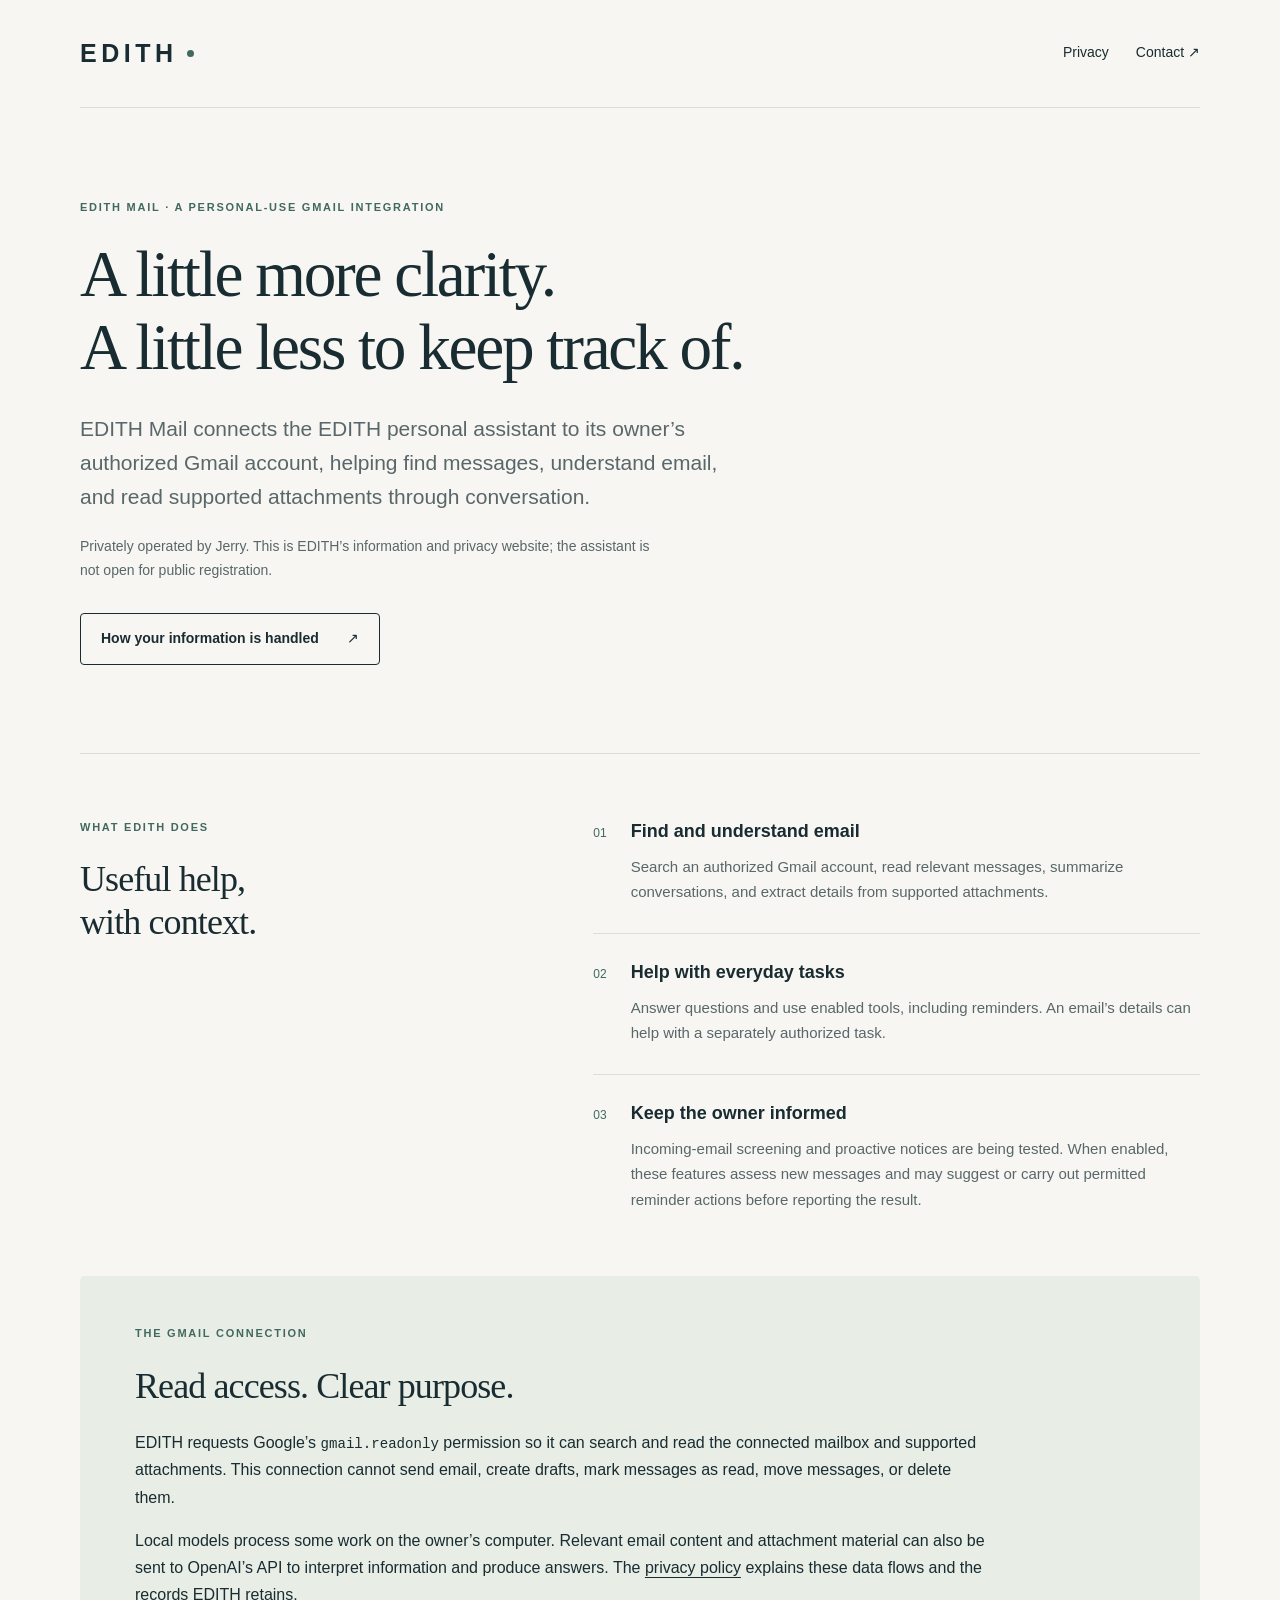
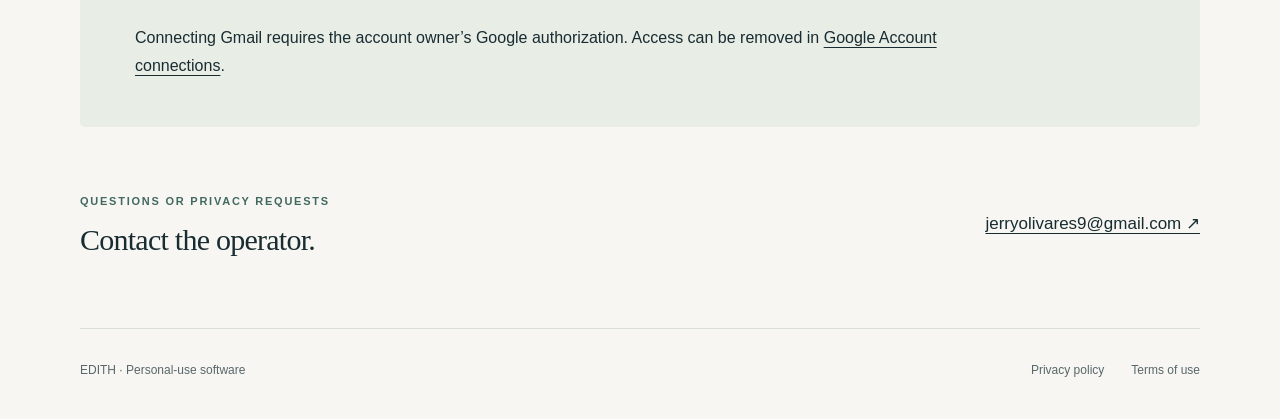
<file: index.html>
<!doctype html>
<html lang="en">
<head>
  <meta charset="utf-8">
  <meta name="viewport" content="width=device-width, initial-scale=1">
  <meta name="google-site-verification" content="FrA2ScXAecX6r2GSF6skYra_iCdnLx1Bl1MFgQgchAs" />
  <meta name="description" content="EDITH Mail is EDITH's personal-use Gmail integration for finding messages, understanding email, and reading supported attachments. Learn about its access and privacy practices.">
  <meta name="color-scheme" content="light">
  <title>EDITH Mail — A personal email assistant</title>
  <link rel="canonical" href="https://jerryolivares9.github.io/">
  <link rel="stylesheet" href="styles.css">
</head>
<body>
  <a class="skip" href="#main">Skip to content</a>
  <header class="site-header wrap">
    <a class="wordmark" href="./" aria-label="EDITH home">EDITH<span class="brand-dot" aria-hidden="true"></span></a>
    <nav aria-label="Main navigation"><a href="privacy.html">Privacy</a><a href="mailto:jerryolivares9@gmail.com">Contact <span aria-hidden="true">↗</span></a></nav>
  </header>
  <main id="main" class="wrap">
    <section class="hero" aria-labelledby="intro">
      <p class="eyebrow">EDITH Mail · A personal-use Gmail integration</p>
      <h1 id="intro">A little more clarity.<br>A little less to keep track of.</h1>
      <p class="lead">EDITH Mail connects the EDITH personal assistant to its owner’s authorized Gmail account, helping find messages, understand email, and read supported attachments through conversation.</p>
      <p class="hero-note">Privately operated by Jerry. This is EDITH’s information and privacy website; the assistant is not open for public registration.</p>
      <a class="button" href="privacy.html">How your information is handled <span aria-hidden="true">↗</span></a>
    </section>

    <section class="section-grid" aria-labelledby="capabilities">
      <div><p class="eyebrow">What EDITH does</p><h2 id="capabilities">Useful help,<br>with context.</h2></div>
      <div class="feature-list">
        <article><span class="number" aria-hidden="true">01</span><div><h3>Find and understand email</h3><p>Search an authorized Gmail account, read relevant messages, summarize conversations, and extract details from supported attachments.</p></div></article>
        <article><span class="number" aria-hidden="true">02</span><div><h3>Help with everyday tasks</h3><p>Answer questions and use enabled tools, including reminders. An email’s details can help with a separately authorized task.</p></div></article>
        <article><span class="number" aria-hidden="true">03</span><div><h3>Keep the owner informed</h3><p>Incoming-email screening and proactive notices are being tested. When enabled, these features assess new messages and may suggest or carry out permitted reminder actions before reporting the result.</p></div></article>
      </div>
    </section>

    <section class="access-panel" aria-labelledby="access">
      <p class="eyebrow">The Gmail connection</p>
      <h2 id="access">Read access. Clear purpose.</h2>
      <p>EDITH requests Google’s <code>gmail.readonly</code> permission so it can search and read the connected mailbox and supported attachments. This connection cannot send email, create drafts, mark messages as read, move messages, or delete them.</p>
      <p>Local models process some work on the owner’s computer. Relevant email content and attachment material can also be sent to OpenAI’s API to interpret information and produce answers. The <a href="privacy.html">privacy policy</a> explains these data flows and the records EDITH retains.</p>
      <p>Connecting Gmail requires the account owner’s Google authorization. Access can be removed in <a href="https://myaccount.google.com/connections">Google Account connections</a>.</p>
    </section>

    <section class="contact-row" aria-labelledby="contact">
      <div><p class="eyebrow">Questions or privacy requests</p><h2 id="contact">Contact the operator.</h2></div>
      <a class="contact-link" href="mailto:jerryolivares9@gmail.com">jerryolivares9@gmail.com <span aria-hidden="true">↗</span></a>
    </section>
  </main>
  <footer class="site-footer wrap"><p>EDITH · Personal-use software</p><nav aria-label="Footer"><a href="privacy.html">Privacy policy</a><a href="terms.html">Terms of use</a></nav></footer>
</body>
</html>
</file>
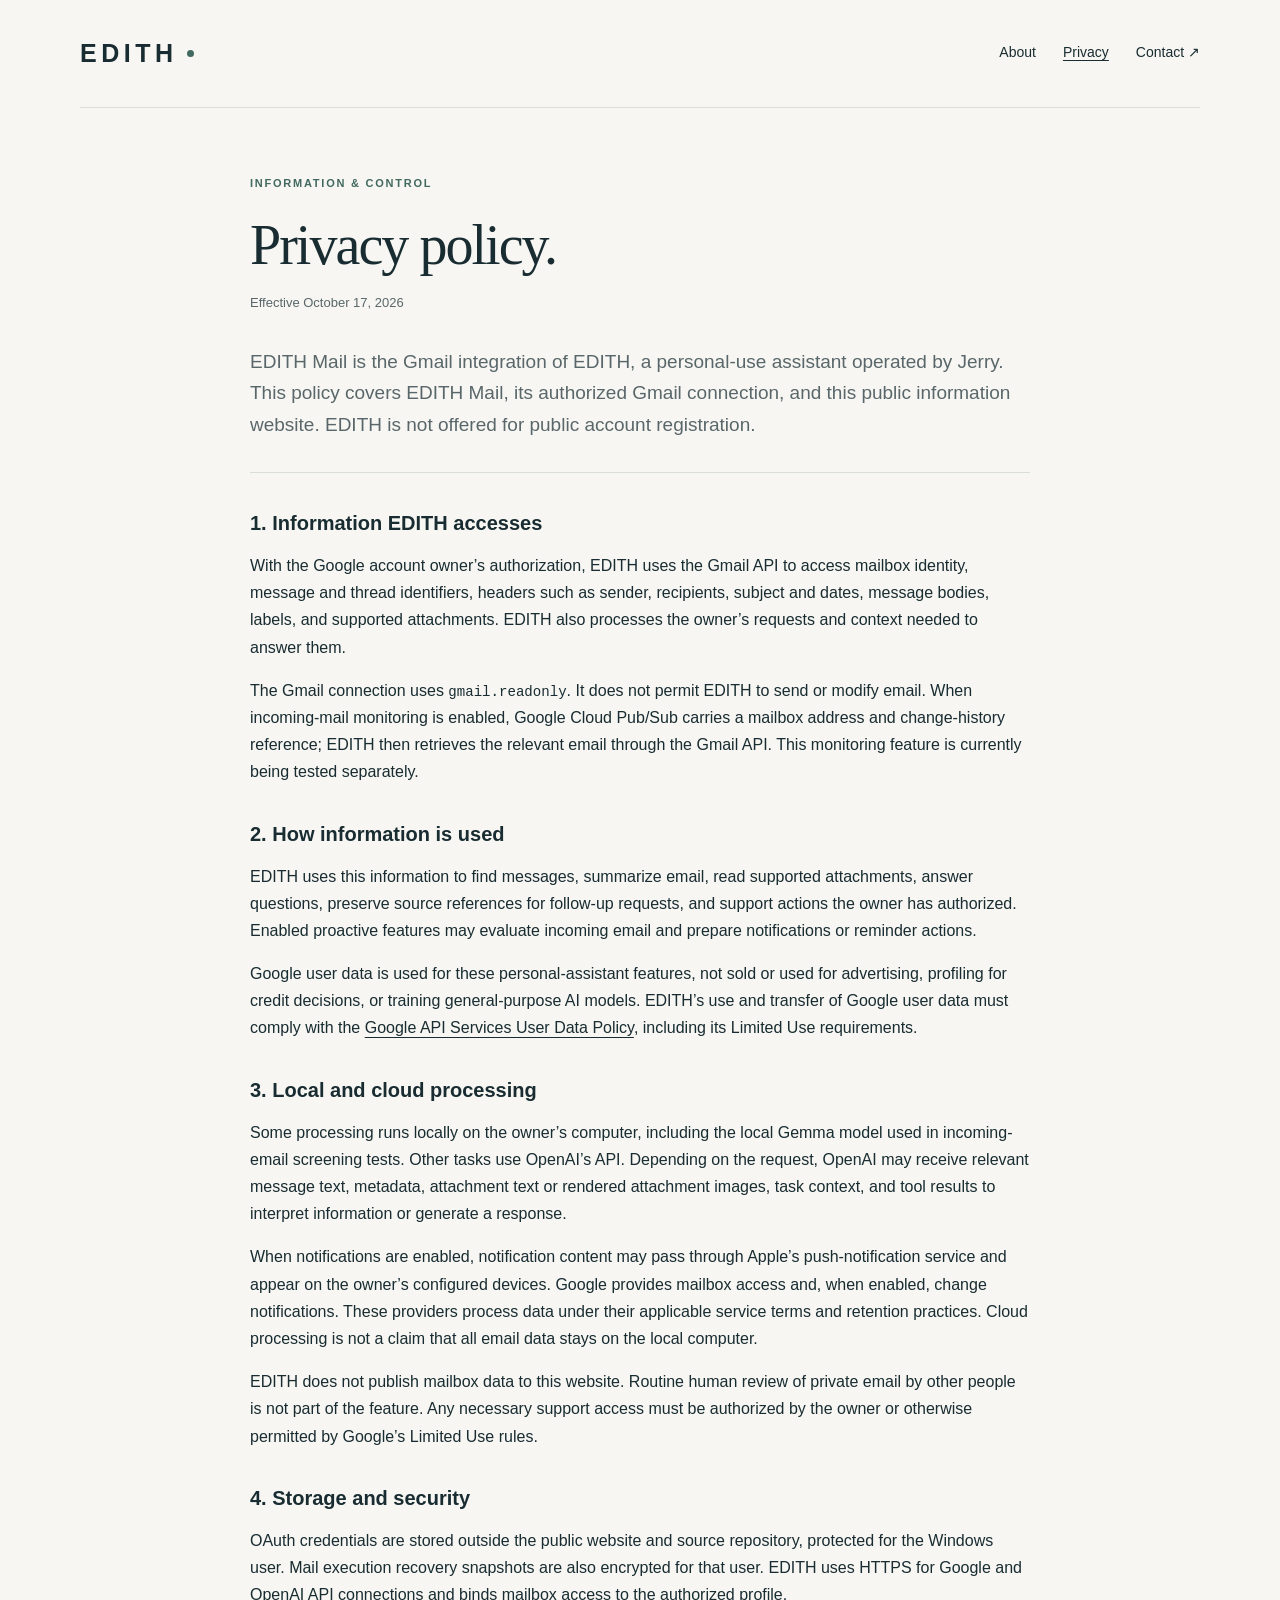
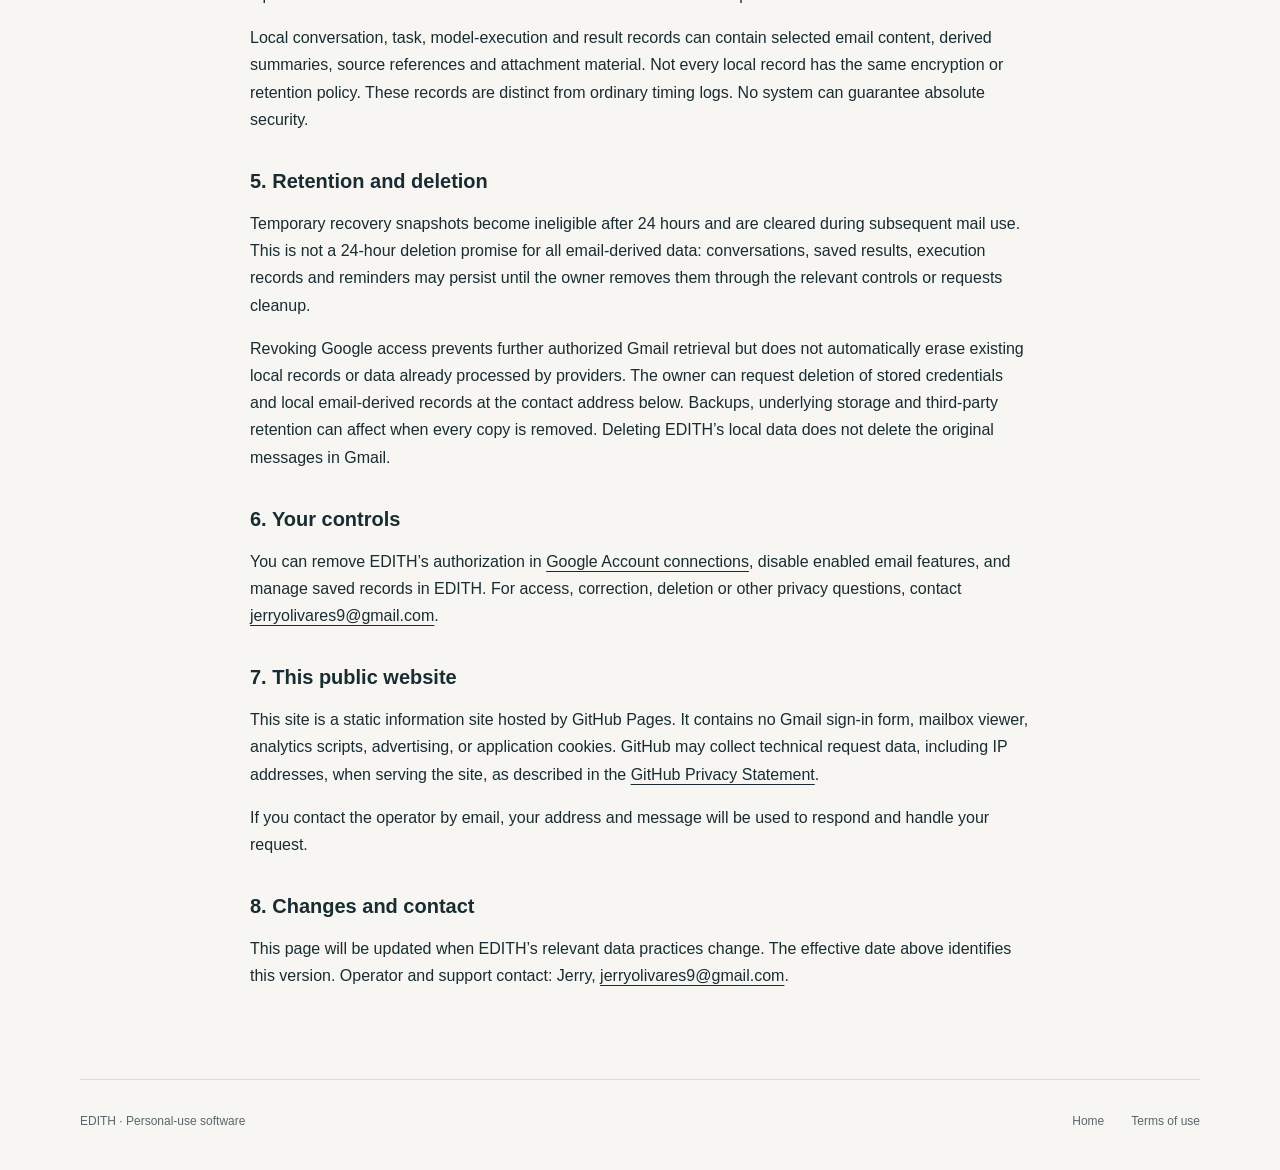
<file: privacy.html>
<!doctype html>
<html lang="en">
<head>
  <meta charset="utf-8">
  <meta name="viewport" content="width=device-width, initial-scale=1">
  <meta name="description" content="How EDITH accesses, uses, shares, retains, and deletes information from its authorized Gmail connection.">
  <meta name="color-scheme" content="light">
  <title>Privacy policy — EDITH Mail</title>
  <link rel="canonical" href="https://jerryolivares9.github.io/privacy.html">
  <link rel="stylesheet" href="styles.css">
</head>
<body>
  <a class="skip" href="#main">Skip to content</a>
  <header class="site-header wrap"><a class="wordmark" href="./" aria-label="EDITH home">EDITH<span class="brand-dot" aria-hidden="true"></span></a><nav aria-label="Main navigation"><a href="./">About</a><a href="privacy.html" aria-current="page">Privacy</a><a href="mailto:jerryolivares9@gmail.com">Contact <span aria-hidden="true">↗</span></a></nav></header>
  <main id="main" class="document wrap">
    <p class="eyebrow">Information &amp; control</p>
    <h1>Privacy policy.</h1>
    <p class="updated">Effective October 17, 2026</p>
    <p class="document-lead">EDITH Mail is the Gmail integration of EDITH, a personal-use assistant operated by Jerry. This policy covers EDITH Mail, its authorized Gmail connection, and this public information website. EDITH is not offered for public account registration.</p>

    <section aria-labelledby="collection"><h2 id="collection">1. Information EDITH accesses</h2>
      <p>With the Google account owner’s authorization, EDITH uses the Gmail API to access mailbox identity, message and thread identifiers, headers such as sender, recipients, subject and dates, message bodies, labels, and supported attachments. EDITH also processes the owner’s requests and context needed to answer them.</p>
      <p>The Gmail connection uses <code>gmail.readonly</code>. It does not permit EDITH to send or modify email. When incoming-mail monitoring is enabled, Google Cloud Pub/Sub carries a mailbox address and change-history reference; EDITH then retrieves the relevant email through the Gmail API. This monitoring feature is currently being tested separately.</p>
    </section>

    <section aria-labelledby="purpose"><h2 id="purpose">2. How information is used</h2>
      <p>EDITH uses this information to find messages, summarize email, read supported attachments, answer questions, preserve source references for follow-up requests, and support actions the owner has authorized. Enabled proactive features may evaluate incoming email and prepare notifications or reminder actions.</p>
      <p>Google user data is used for these personal-assistant features, not sold or used for advertising, profiling for credit decisions, or training general-purpose AI models. EDITH’s use and transfer of Google user data must comply with the <a href="https://developers.google.com/terms/api-services-user-data-policy">Google API Services User Data Policy</a>, including its Limited Use requirements.</p>
    </section>

    <section aria-labelledby="processing"><h2 id="processing">3. Local and cloud processing</h2>
      <p>Some processing runs locally on the owner’s computer, including the local Gemma model used in incoming-email screening tests. Other tasks use OpenAI’s API. Depending on the request, OpenAI may receive relevant message text, metadata, attachment text or rendered attachment images, task context, and tool results to interpret information or generate a response.</p>
      <p>When notifications are enabled, notification content may pass through Apple’s push-notification service and appear on the owner’s configured devices. Google provides mailbox access and, when enabled, change notifications. These providers process data under their applicable service terms and retention practices. Cloud processing is not a claim that all email data stays on the local computer.</p>
      <p>EDITH does not publish mailbox data to this website. Routine human review of private email by other people is not part of the feature. Any necessary support access must be authorized by the owner or otherwise permitted by Google’s Limited Use rules.</p>
    </section>

    <section aria-labelledby="storage"><h2 id="storage">4. Storage and security</h2>
      <p>OAuth credentials are stored outside the public website and source repository, protected for the Windows user. Mail execution recovery snapshots are also encrypted for that user. EDITH uses HTTPS for Google and OpenAI API connections and binds mailbox access to the authorized profile.</p>
      <p>Local conversation, task, model-execution and result records can contain selected email content, derived summaries, source references and attachment material. Not every local record has the same encryption or retention policy. These records are distinct from ordinary timing logs. No system can guarantee absolute security.</p>
    </section>

    <section aria-labelledby="retention"><h2 id="retention">5. Retention and deletion</h2>
      <p>Temporary recovery snapshots become ineligible after 24 hours and are cleared during subsequent mail use. This is not a 24-hour deletion promise for all email-derived data: conversations, saved results, execution records and reminders may persist until the owner removes them through the relevant controls or requests cleanup.</p>
      <p>Revoking Google access prevents further authorized Gmail retrieval but does not automatically erase existing local records or data already processed by providers. The owner can request deletion of stored credentials and local email-derived records at the contact address below. Backups, underlying storage and third-party retention can affect when every copy is removed. Deleting EDITH’s local data does not delete the original messages in Gmail.</p>
    </section>

    <section aria-labelledby="controls"><h2 id="controls">6. Your controls</h2>
      <p>You can remove EDITH’s authorization in <a href="https://myaccount.google.com/connections">Google Account connections</a>, disable enabled email features, and manage saved records in EDITH. For access, correction, deletion or other privacy questions, contact <a href="mailto:jerryolivares9@gmail.com">jerryolivares9@gmail.com</a>.</p>
    </section>

    <section aria-labelledby="website"><h2 id="website">7. This public website</h2>
      <p>This site is a static information site hosted by GitHub Pages. It contains no Gmail sign-in form, mailbox viewer, analytics scripts, advertising, or application cookies. GitHub may collect technical request data, including IP addresses, when serving the site, as described in the <a href="https://docs.github.com/en/site-policy/privacy-policies/github-general-privacy-statement">GitHub Privacy Statement</a>.</p>
      <p>If you contact the operator by email, your address and message will be used to respond and handle your request.</p>
    </section>

    <section aria-labelledby="changes"><h2 id="changes">8. Changes and contact</h2>
      <p>This page will be updated when EDITH’s relevant data practices change. The effective date above identifies this version. Operator and support contact: Jerry, <a href="mailto:jerryolivares9@gmail.com">jerryolivares9@gmail.com</a>.</p>
    </section>
  </main>
  <footer class="site-footer wrap"><p>EDITH · Personal-use software</p><nav aria-label="Footer"><a href="./">Home</a><a href="terms.html">Terms of use</a></nav></footer>
</body>
</html>
</file>
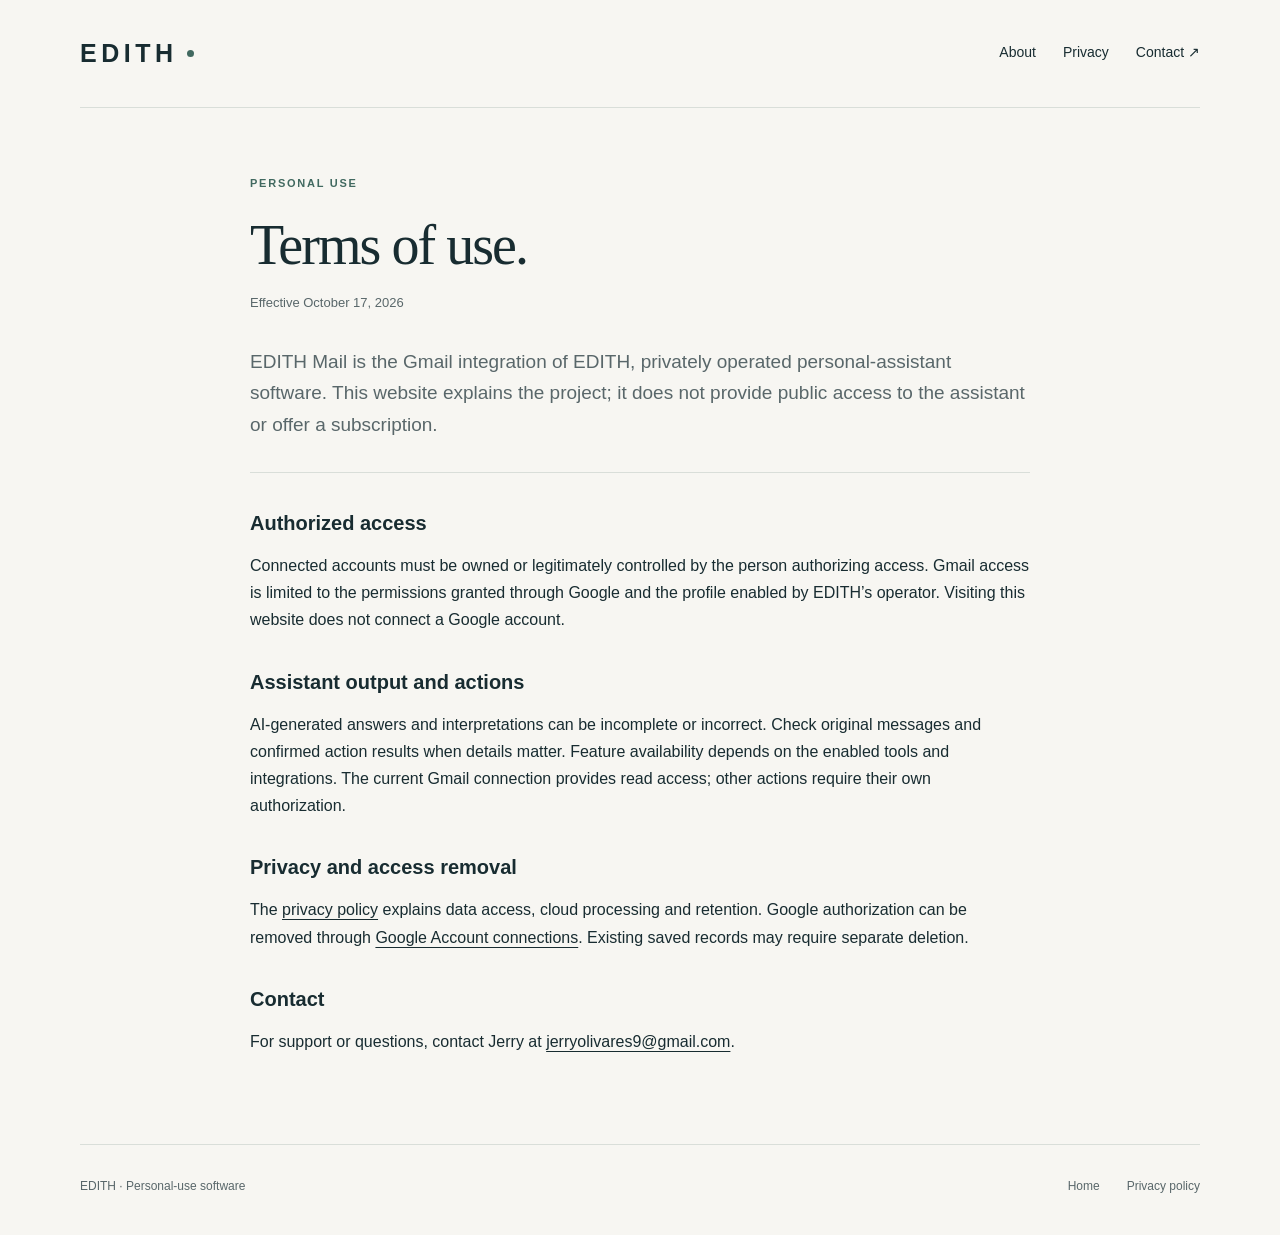
<file: terms.html>
<!doctype html>
<html lang="en">
<head>
  <meta charset="utf-8">
  <meta name="viewport" content="width=device-width, initial-scale=1">
  <meta name="description" content="Personal-use terms and contact information for EDITH.">
  <meta name="color-scheme" content="light">
  <title>Terms of use — EDITH Mail</title>
  <link rel="canonical" href="https://jerryolivares9.github.io/terms.html">
  <link rel="stylesheet" href="styles.css">
</head>
<body>
  <a class="skip" href="#main">Skip to content</a>
  <header class="site-header wrap"><a class="wordmark" href="./" aria-label="EDITH home">EDITH<span class="brand-dot" aria-hidden="true"></span></a><nav aria-label="Main navigation"><a href="./">About</a><a href="privacy.html">Privacy</a><a href="mailto:jerryolivares9@gmail.com">Contact <span aria-hidden="true">↗</span></a></nav></header>
  <main id="main" class="document wrap">
    <p class="eyebrow">Personal use</p><h1>Terms of use.</h1><p class="updated">Effective October 17, 2026</p>
    <p class="document-lead">EDITH Mail is the Gmail integration of EDITH, privately operated personal-assistant software. This website explains the project; it does not provide public access to the assistant or offer a subscription.</p>
    <section><h2>Authorized access</h2><p>Connected accounts must be owned or legitimately controlled by the person authorizing access. Gmail access is limited to the permissions granted through Google and the profile enabled by EDITH’s operator. Visiting this website does not connect a Google account.</p></section>
    <section><h2>Assistant output and actions</h2><p>AI-generated answers and interpretations can be incomplete or incorrect. Check original messages and confirmed action results when details matter. Feature availability depends on the enabled tools and integrations. The current Gmail connection provides read access; other actions require their own authorization.</p></section>
    <section><h2>Privacy and access removal</h2><p>The <a href="privacy.html">privacy policy</a> explains data access, cloud processing and retention. Google authorization can be removed through <a href="https://myaccount.google.com/connections">Google Account connections</a>. Existing saved records may require separate deletion.</p></section>
    <section><h2>Contact</h2><p>For support or questions, contact Jerry at <a href="mailto:jerryolivares9@gmail.com">jerryolivares9@gmail.com</a>.</p></section>
  </main>
  <footer class="site-footer wrap"><p>EDITH · Personal-use software</p><nav aria-label="Footer"><a href="./">Home</a><a href="privacy.html">Privacy policy</a></nav></footer>
</body>
</html>
</file>
<file: styles.css>
:root{color-scheme:light;--paper:#f7f6f2;--ink:#182c31;--muted:#59676a;--line:#d9ded9;--accent:#416960;--wash:#e8ede6}
*{box-sizing:border-box}
html{scroll-behavior:smooth}
body{margin:0;background:var(--paper);color:var(--ink);font:16px/1.7 -apple-system,BlinkMacSystemFont,"Segoe UI",sans-serif;-webkit-font-smoothing:antialiased}
a{color:inherit;text-underline-offset:.24em;text-decoration-thickness:1px}
a:hover{color:var(--accent)}
a:focus-visible{outline:3px solid var(--accent);outline-offset:5px;border-radius:2px}
.wrap{width:min(1120px,calc(100% - 96px));margin-inline:auto}
.site-header{display:flex;align-items:center;justify-content:space-between;padding:32px 0;border-bottom:1px solid var(--line);gap:24px}
.wordmark{display:inline-flex;align-items:center;gap:8px;text-decoration:none;font-size:25px;font-weight:650;letter-spacing:.18em}
.brand-dot{width:7px;height:7px;background:var(--accent);border-radius:50%;margin-left:1px}
nav{display:flex;gap:27px;align-items:center;flex-wrap:wrap;font-size:14px}
nav a{text-decoration:none;padding-block:7px}
nav a[aria-current=page]{text-decoration:underline}
.hero{padding:90px 0 88px;max-width:890px}
.eyebrow{margin:0 0 22px;color:var(--accent);font-size:11px;font-weight:650;text-transform:uppercase;letter-spacing:.16em}
h1,h2,h3,p{margin-top:0}
h1{font-family:Georgia,"Times New Roman",serif;font-weight:400;font-size:clamp(42px,5.1vw,66px);line-height:1.12;letter-spacing:-.035em;margin-bottom:28px;text-wrap:balance}
.lead{max-width:650px;font-size:21px;line-height:1.6;color:var(--muted);margin-bottom:22px}
.hero-note{max-width:590px;font-size:14px;color:var(--muted);margin-bottom:30px}
.button{display:inline-flex;align-items:center;gap:28px;padding:13px 20px;border:1px solid var(--ink);border-radius:4px;text-decoration:none;font-size:14px;font-weight:550}
.button:hover{background:var(--ink);color:var(--paper)}
.section-grid{display:grid;grid-template-columns:1fr 1.4fr;gap:80px;border-top:1px solid var(--line);padding:64px 0}
h2{font-family:Georgia,"Times New Roman",serif;font-size:36px;line-height:1.18;font-weight:400;letter-spacing:-.025em;margin-bottom:22px}
.feature-list article{display:flex;gap:24px;padding:0 0 28px;margin-bottom:25px;border-bottom:1px solid var(--line)}
.feature-list article:last-child{padding-bottom:0;margin:0;border:0}
.number{font-size:12px;color:var(--accent);padding-top:5px;font-variant-numeric:tabular-nums}
h3{font-size:18px;line-height:1.5;font-weight:550;margin-bottom:9px}
.feature-list p{font-size:15px;color:var(--muted);margin-bottom:0}
.access-panel{background:var(--wash);padding:48px 55px;border-radius:5px;margin-bottom:65px}
.access-panel p{max-width:860px}
.access-panel p:last-child{margin:0}
code{font: .88em/1.5 ui-monospace,SFMono-Regular,Consolas,monospace;overflow-wrap:anywhere}
.contact-row{display:flex;justify-content:space-between;align-items:center;gap:32px;padding:0 0 70px}
.contact-row .eyebrow{margin-bottom:12px}
.contact-row h2{margin:0;font-size:30px}
.contact-link{font-size:17px;overflow-wrap:anywhere}
.site-footer{display:flex;justify-content:space-between;align-items:center;border-top:1px solid var(--line);padding:24px 0 32px;gap:20px;color:var(--muted);font-size:12px}
.site-footer p{margin:0}
.site-footer nav{font-size:12px}
.document{max-width:780px;padding:66px 0 55px}
.document h1{font-size:56px;margin-bottom:15px}
.updated{font-size:13px;color:var(--muted);margin-bottom:32px}
.document-lead{font-size:19px;line-height:1.65;color:var(--muted);padding-bottom:32px;border-bottom:1px solid var(--line);margin-bottom:36px}
.document section{margin-bottom:34px}
.document section h2{font:600 20px/1.4 -apple-system,BlinkMacSystemFont,"Segoe UI",sans-serif;letter-spacing:0;margin-bottom:15px}
.document p{overflow-wrap:anywhere}
.skip{position:absolute;top:-100px;left:16px;background:var(--ink);color:white;padding:12px 20px;z-index:2}
.skip:focus{top:12px}
@media(max-width:760px){.wrap{width:calc(100% - 40px)}.site-header{padding:23px 0}.wordmark{font-size:21px}nav{gap:17px;font-size:13px}.hero{padding:55px 0}.lead{font-size:18px}.section-grid{grid-template-columns:1fr;gap:26px;padding:40px 0}.section-grid h2 br{display:none}h2{font-size:32px}.access-panel{padding:30px 24px;margin-bottom:40px}.contact-row{flex-direction:column;align-items:flex-start;gap:18px;padding-bottom:40px}.site-footer{align-items:flex-start;flex-direction:column;gap:8px}.document{padding:45px 0}.document h1{font-size:43px}.document-lead{font-size:18px}.button{gap:17px;font-size:13px;padding:12px 14px}.contact-link{font-size:16px}}
@media(max-width:380px){.site-header{align-items:flex-start;gap:16px;flex-direction:column}.hero h1{font-size:39px}.button{display:flex;justify-content:space-between}.feature-list article{gap:16px}}
@media(prefers-reduced-motion:reduce){html{scroll-behavior:auto}}
</file>
